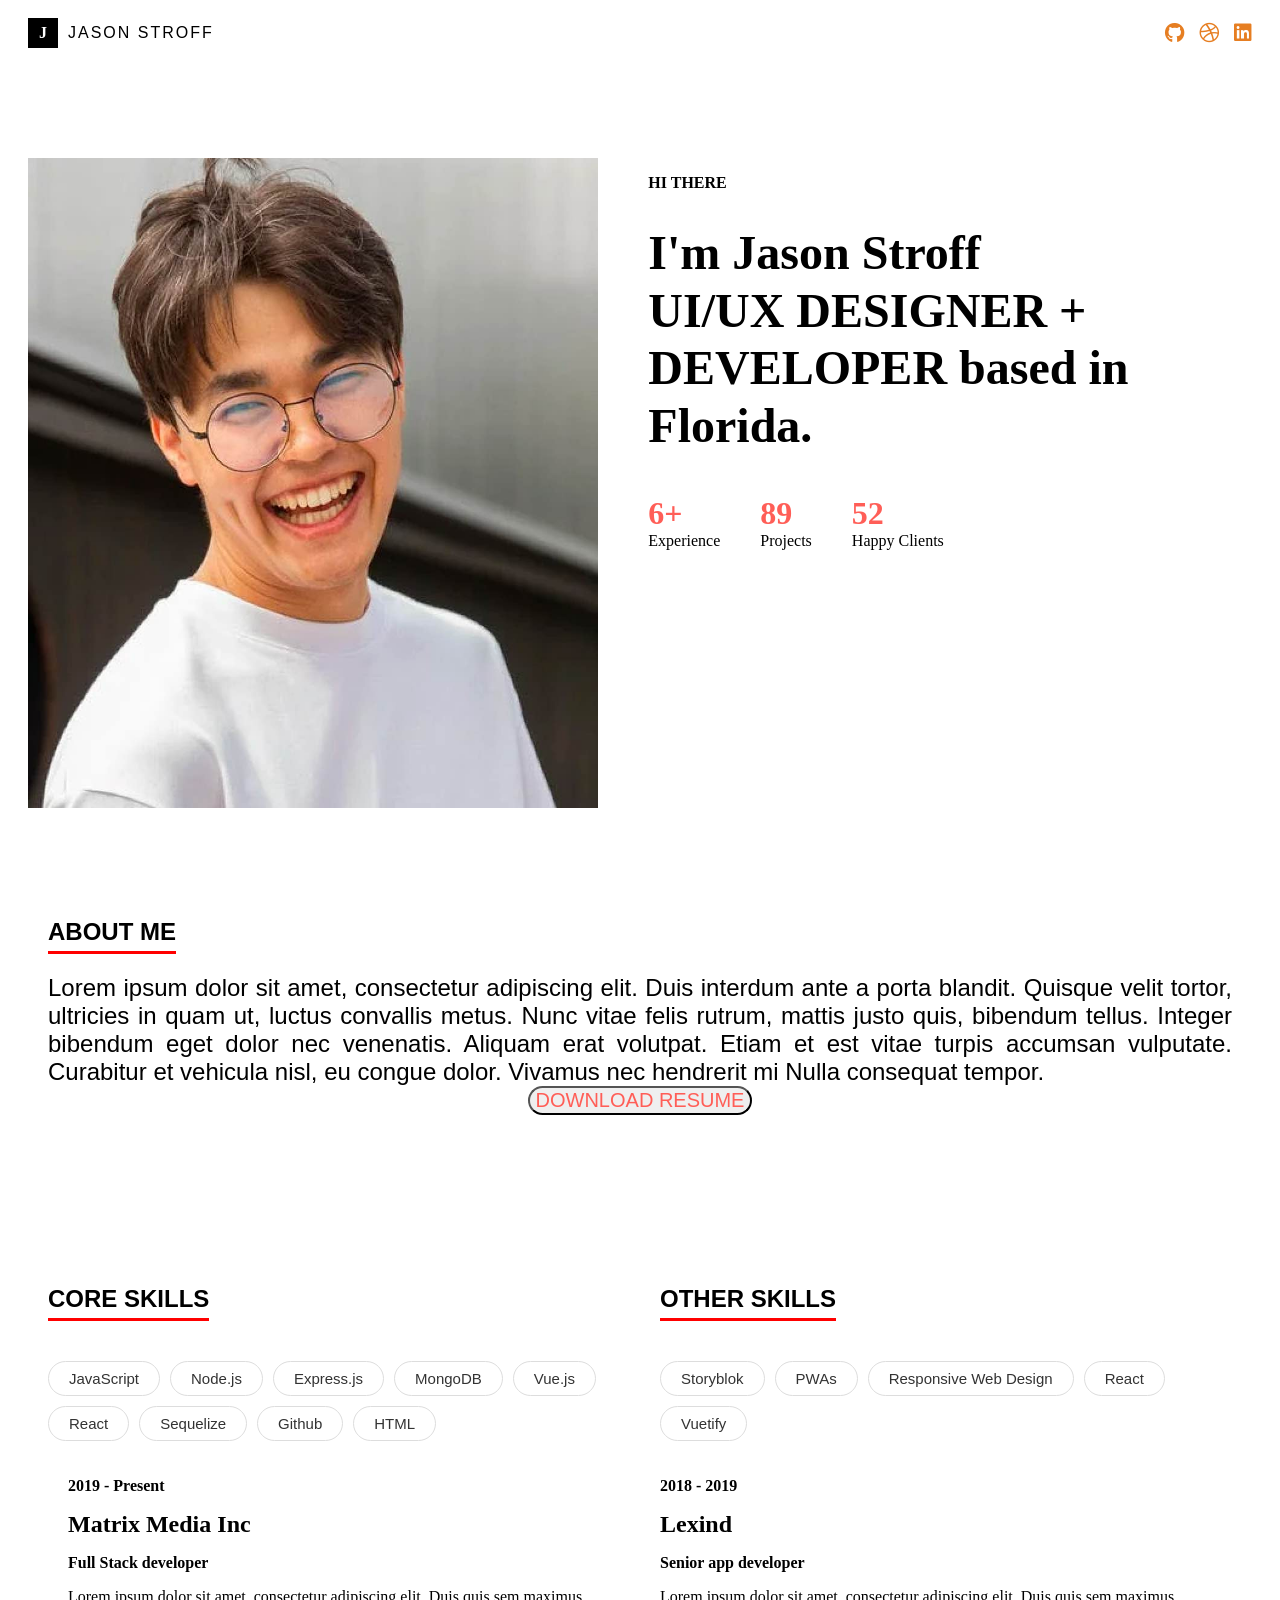
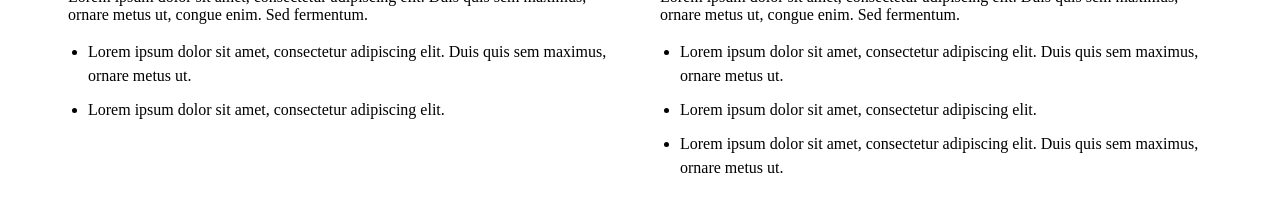
<file: BT3/index.html>
<!DOCTYPE html>
<html lang="en">
<head>
    <meta charset="UTF-8">
    <meta name="viewport" content="width=device-width, initial-scale=1.0">
    <title>Document</title>
    <link rel="stylesheet" href="style.css" />
    <link rel="stylesheet" href="https://cdnjs.cloudflare.com/ajax/libs/font-awesome/6.0.0/css/all.min.css">
    
</head>
<body>
    <header class="main-header">
        <div class="logo">
            <div class="logo-box">J</div>
            <span class="brand-name">JASON STROFF</span>
        </div>

        <div class="social-icons">
            <a href="#" class="icon"><i class="fab fa-github"></i></a>
            <a href="#" class="icon"><i class="fab fa-dribbble"></i></a>
            <a href="#" class="icon"><i class="fab fa-linkedin"></i></a>
        </div>
    </header>
    <div class="main">
        <div class="img-container">
            <img src="profile-image.jpg" alt="Profile">
        </div>

        <div class="txt-cont">
            <p class="txt-sub">HI THERE</p>
            <h1>I'm Jason Stroff <br> UI/UX DESIGNER + <br> DEVELOPER based in Florida.</h1>

            <div class="stats">
                <div class="stat-item">
                    <span class="number">6+</span>
                    <span class="label">Experience</span>
                </div>
                <div class="stat-item">
                    <span class="number">89</span>
                    <span class="label">Projects</span>
                </div>
                <div class="stat-item">
                    <span class="number">52</span>
                    <span class="label">Happy Clients</span>
                </div>
            </div>
        </div>
    </div>

    <div class="list-about">
        <div class="container">
            <section>
                <h2 class="about-title">ABOUT ME</h2>
                <div class="vb">
                    Lorem ipsum dolor sit amet, consectetur adipiscing elit. Duis interdum ante a porta blandit. Quisque velit tortor, ultricies in quam ut, luctus convallis metus. Nunc vitae felis rutrum, mattis justo quis, bibendum tellus. Integer bibendum eget dolor nec venenatis. Aliquam erat volutpat. Etiam et est vitae turpis accumsan vulputate. Curabitur et vehicula nisl, eu congue dolor. Vivamus nec hendrerit mi Nulla consequat tempor.
                </div>

                <button type="button" class="btn1">DOWNLOAD RESUME</button>
            </section>
        </div>
    </div>

    <div class="skills-section">
        <div class="container">
            <div class="skills-flex-layout">
                
                <div class="skill-column">
                    <h2 class="about-title">CORE SKILLS</h2>
                    <div class="skills-grid">
                        <span class="skill-tag">JavaScript</span>
                        <span class="skill-tag">Node.js</span>
                        <span class="skill-tag">Express.js</span>
                        <span class="skill-tag">MongoDB</span>
                        <span class="skill-tag">Vue.js</span>
                        <span class="skill-tag">React</span>
                        <span class="skill-tag">Sequelize</span>
                        <span class="skill-tag">Github</span>
                        <span class="skill-tag">HTML</span>
                    </div>
                </div>

                <div class="skill-column">
                    <h2 class="about-title">OTHER SKILLS</h2>
                    <div class="skills-grid">
                        <span class="skill-tag">Storyblok</span>
                        <span class="skill-tag">PWAs</span>
                        <span class="skill-tag">Responsive Web Design</span>
                        <span class="skill-tag">React</span>
                        <span class="skill-tag">Vuetify</span>
                    </div>
                </div>
            </div>
        </div>
    </div>

    <div class="container">
        <div class="row">
            <div class="column">
                <p><b>2019 - Present</b></p>
                <h3>Matrix Media Inc</h3>
                <p><b>Full Stack developer</b></p>
                <p>Lorem ipsum dolor sit amet, consectetur adipiscing elit. Duis quis sem maximus, ornare metus ut, congue enim. Sed fermentum.</p>
                <ul>
                    <li>Lorem ipsum dolor sit amet, consectetur adipiscing elit. Duis quis sem maximus, ornare metus ut.</li>
                    <li>Lorem ipsum dolor sit amet, consectetur adipiscing elit.</li>
                </ul>
            </div>

            <div class="column">
                <p><b>2018 - 2019</b></p>
                <h3>Lexind</h3>
                <p><b>Senior app developer</b></p>
                <p>Lorem ipsum dolor sit amet, consectetur adipiscing elit. Duis quis sem maximus, ornare metus ut, congue enim. Sed fermentum.</p>
                <ul>
                    <li>Lorem ipsum dolor sit amet, consectetur adipiscing elit. Duis quis sem maximus, ornare metus ut.</li>
                    <li>Lorem ipsum dolor sit amet, consectetur adipiscing elit.</li>
                    <li>Lorem ipsum dolor sit amet, consectetur adipiscing elit. Duis quis sem maximus, ornare metus ut.</li>
                </ul>
            </div>
        </div>
    </div>
</body>
</html>
</file>
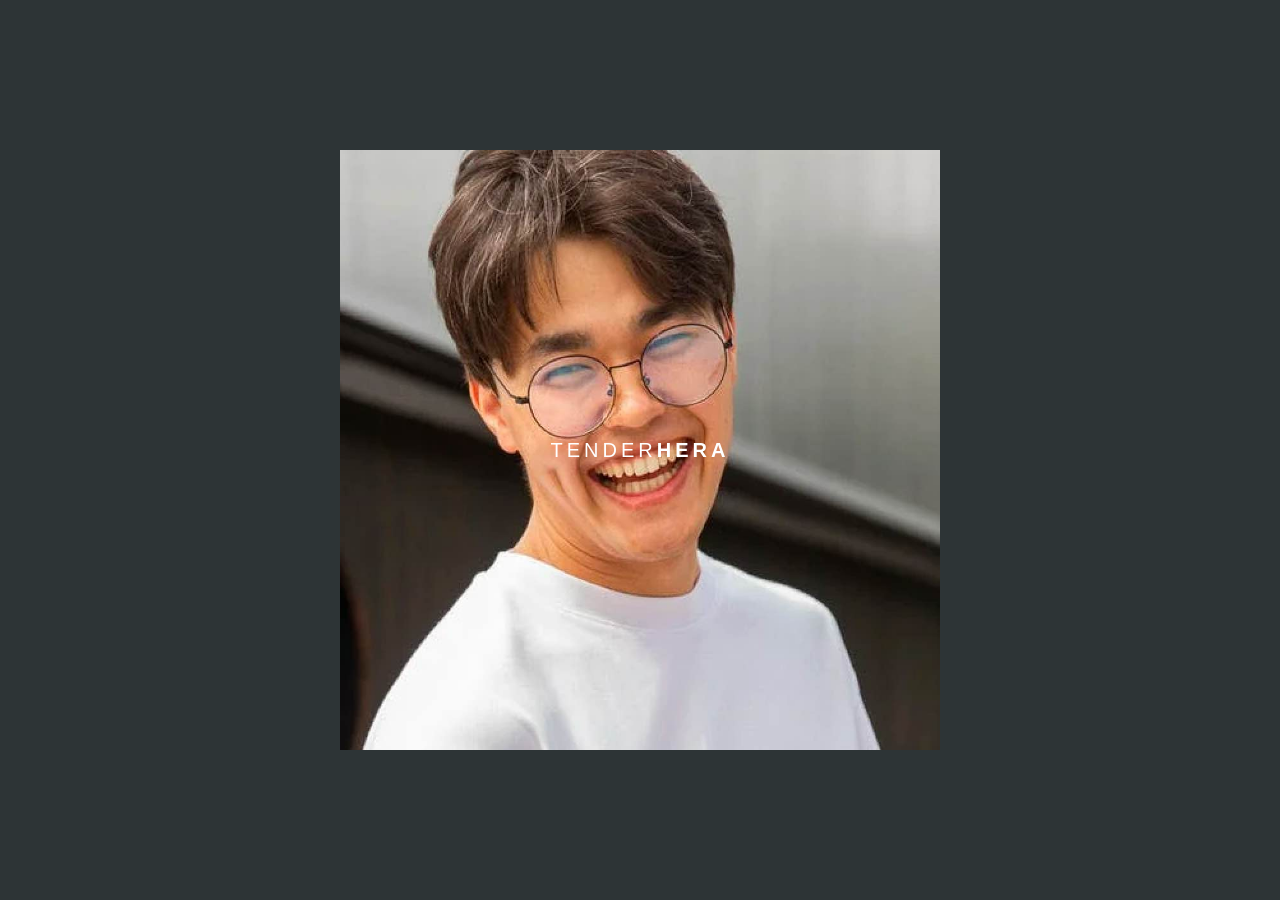
<file: BT4.1/index.html>
<!DOCTYPE html>
<html lang="en">
<head>
    <meta charset="UTF-8">
    <meta name="viewport" content="width=device-width, initial-scale=1.0">
    <title>Document</title>
    <link rel="stylesheet" href="https://cdnjs.cloudflare.com/ajax/libs/font-awesome/6.4.0/css/all.min.css">

    <style>
        body {
            margin: 0;
            display: flex;
            justify-content: center;
            align-items: center;
            height: 100vh;
            background-color: #2d3436;
        }
        
        .body-container {
            position: relative;
            width: 600px;
            height: 600px;
            overflow: hidden;
            cursor: pointer;
            font-family: sans-serif;
        }

        img {
            width: 100%;
            height: 100%;
            object-fit: cover;
            display: block;
        }

        .overlay {
            position: absolute;
            top: 0;
            left: 0;
            width: 100%;
            height: 100%;
            background-color: rgba(45, 52, 54, 0.7);
            opacity: 0;
            transition: opacity 0.4s ease;
        }

        .content-container {
            position: absolute;
            top: 0;
            left: 0;
            width: 100%;
            height: 100%;
            display: flex;
            align-items: center;
            justify-content: center;
            z-index: 2;
        }

        .diamond-border {
            position: relative;
            width: 250px;
            height: 250px;
            border: 2px solid white;
            transform: rotate(45deg) scale(0);
            opacity: 0;
            transition: all 0.5s cubic-bezier(0.4, 0, 0.2, 1);
            display: flex;
            align-items: center;
            justify-content: center;
        }

        .icon-grid {
            display: grid;
            grid-template-columns: 1fr 1fr;
            gap: 20px;
            transform: rotate(-45deg); 
        }

        .icon-grid i {
            color: white;
            font-size: 28px;
            transition: transform 0.4s cubic-bezier(0.4, 0, 0.2, 1), color 0.3s ease;
        }

        .icon-grid i:nth-child(1) { transform: translate(-200px, -200px); }
        .icon-grid i:nth-child(2) { transform: translate(200px, -200px); }
        .icon-grid i:nth-child(3) { transform: translate(-200px, 200px); }
        .icon-grid i:nth-child(4) { transform: translate(200px, 200px); }

        .body-container:hover .icon-grid i {
            transform: translate(0, 0);
        }

        .icon-grid i:hover {
            color: #ecf0f1;
            transform: scale(1.2) !important;
        }

        .txt_tenderhera {
            position: absolute;
            color: white;
            font-size: 20px;
            letter-spacing: 4px;
            font-weight: 300;
            opacity: 1;
            transform: translateY(0);
            transition: all 0.4s ease;
        }

        .body-container:hover .overlay {
            opacity: 1;
        }

        .body-container:hover .diamond-border {
            opacity: 1;
            transform: rotate(45deg) scale(1);
        }

        .body-container:hover .txt_tenderhera {
            opacity: 0;
        }

    </style>
</head>
<body>

    <div class="body-container">
        <img src="profile-image.jpg" alt="src">
        
        <div class="overlay"></div>
        
        <div class="content-container">
            <div class="diamond-border">
                <div class="icon-grid">
                    <i class="fa-regular fa-file-pdf"></i>
                    <i class="fa-regular fa-image"></i>
                    <i class="fa-solid fa-file-zipper"></i>
                    <i class="fa-solid fa-code"></i>
                </div>
            </div>

            <div class="txt_tenderhera">
                TENDER<strong>HERA</strong>
            </div>
        </div>
    </div>

</body>
</html>
</file>
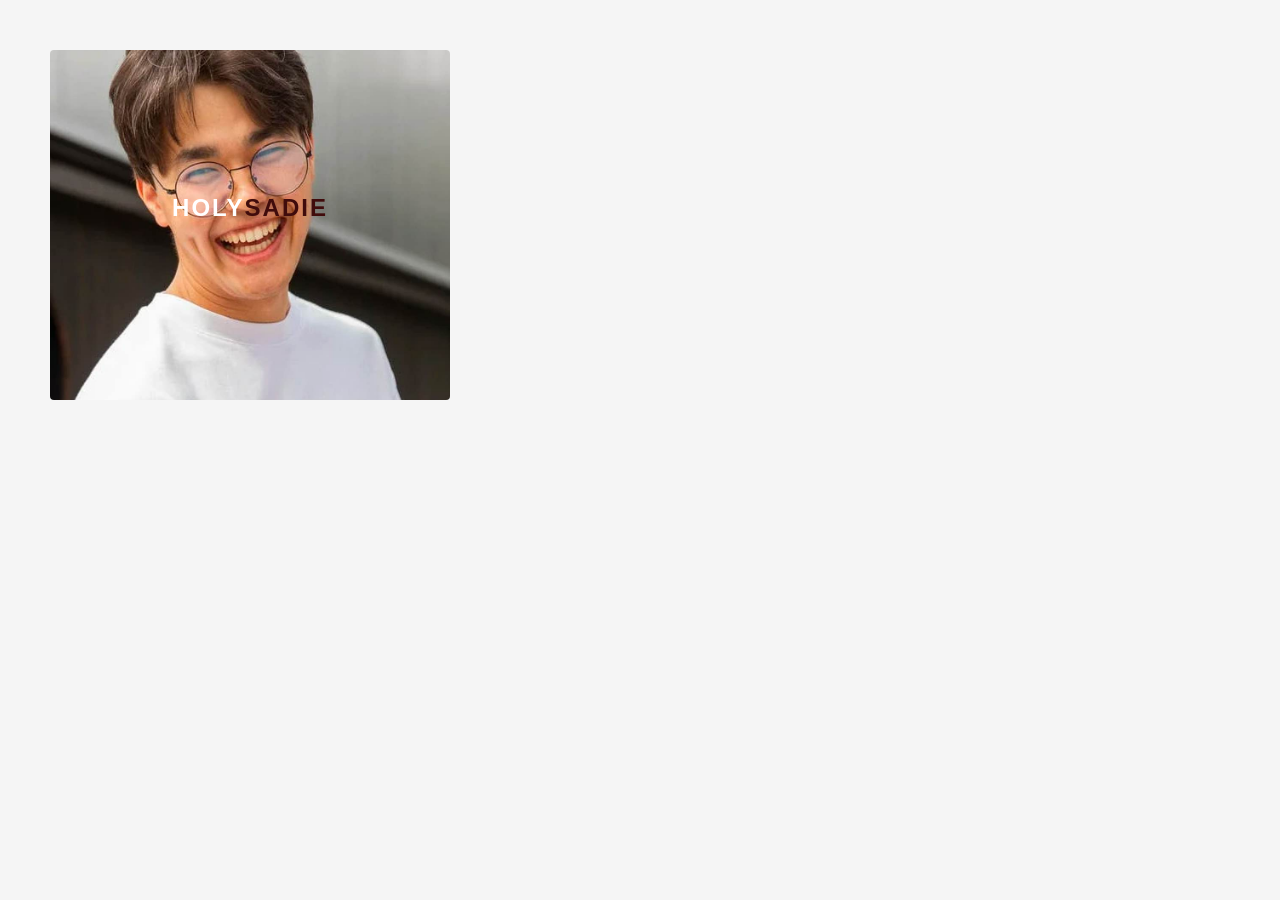
<file: BT4/index.html>
<!DOCTYPE html>
<html lang="en">
<head>
    <meta charset="UTF-8">
    <meta name="viewport" content="width=device-width, initial-scale=1.0">
    <title>Document</title>
    <style>
        body {
            margin: 0;
            padding: 0;
            background-color: #f5f5f5;
        }

        .body-container {
            position: relative;
            width: 400px;
            height: 350px;
            top: 50px;
            left: 50px;
            overflow: hidden;
            border-radius: 4px;
            cursor: pointer;
            font-family: sans-serif;
        }

        img {
            width: 100%;
            height: 100%;
            object-fit: cover;
            display: block;
        }

        .overlay {
            position: absolute;
            top: 0;
            left: 0;
            width: 100%;
            height: 100%;
            background-color: rgba(89, 98, 117, 0.6); 
            opacity: 0;
            transition: opacity 0.4s ease;
        }

        .content-container {
            position: absolute;
            top: 0;
            left: 0;
            width: 100%;
            height: 100%;
            display: flex;
            flex-direction: column;
            align-items: center;
            justify-content: center;
            box-sizing: border-box;
            padding: 20px;
        }
        
        .txt_holysadie {
            font-size: 24px;
            font-weight: bold;
            color: white;
            letter-spacing: 2px;
            transform: translateY(15px);
            transition: transform 0.4s ease;
        }

        .txt_holysadie strong{
            color: rgb(64, 12, 12);
        }

        .sub-text {
            margin-top: 25px;
            font-size: 13px;
            color: rgba(255, 255, 255, 0.9);
            text-align: center;
            text-transform: uppercase;
            line-height: 1.5;
            letter-spacing: 1px;
            opacity: 0;
            transform: translateY(20px);
            transition: opacity 0.4s ease, transform 0.4s ease;
        }

        .body-container:hover .overlay {
            opacity: 1;
        }

        .body-container:hover .txt_holysadie {
            transform: translateY(0);
        }

        .body-container:hover .sub-text {
            opacity: 1;
            transform: translateY(0);
        }
    </style>
</head>
<body>

    <div class="body-container">
        <img src="profile-image.jpg" alt="profile image">
        <div class="overlay"></div>
        <div class="content-container">
            <div class="txt_holysadie">HOLY<strong>SADIE</strong></div>
   
            <div class="sub-text">
                SADIE NEVER TOOK HER EYES OFF ME.<br>
                SHE HAD A DARK SOUL.
            </div>
        </div>
    </div>
</body>
</html>
</file>
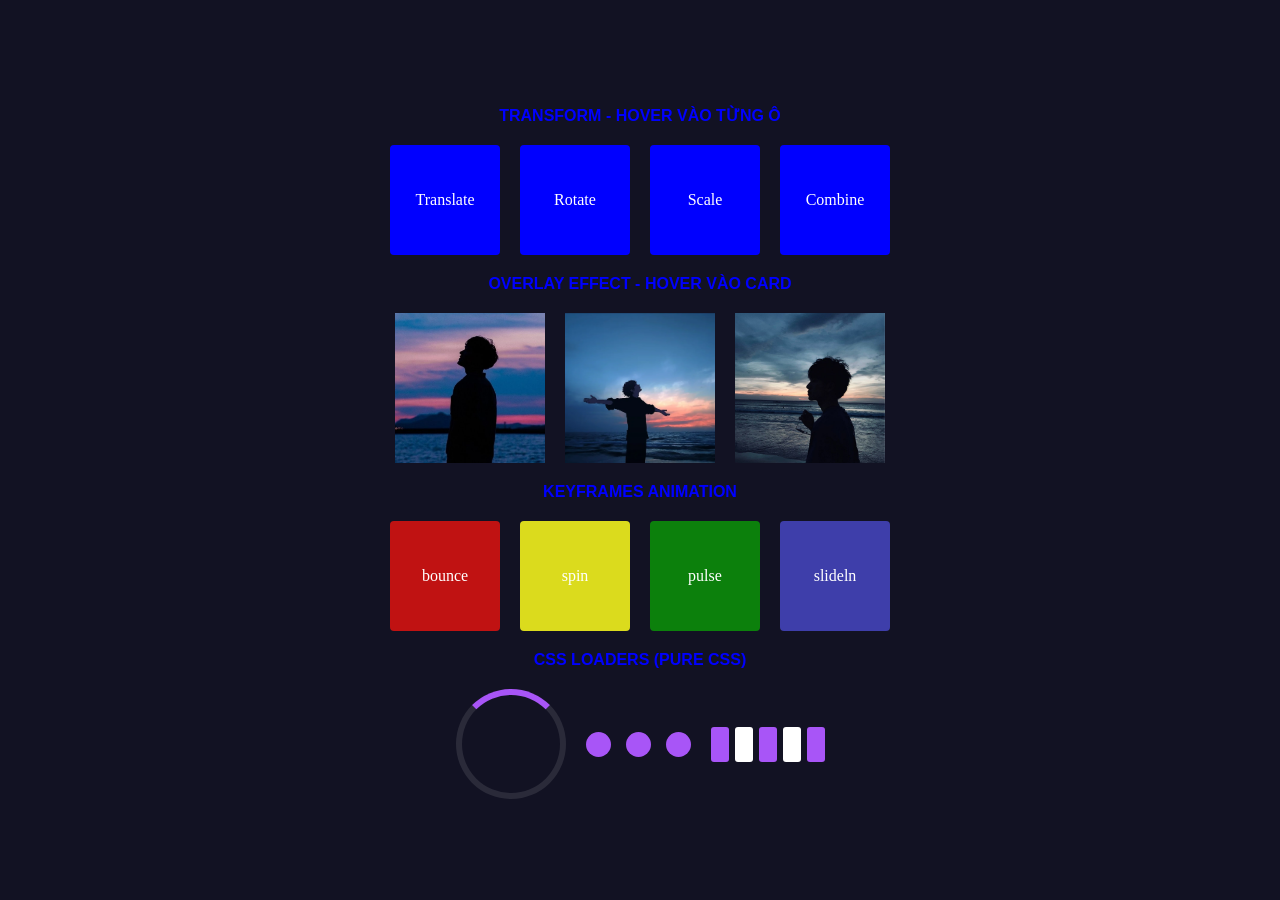
<file: BT5/index.html>
<!DOCTYPE html>
<html lang="en">
<head>
    <meta charset="UTF-8">
    <meta name="viewport" content="width=device-width, initial-scale=1.0">
    <title>Document</title>
    <style>
        body{
            margin: 0;
            display: flex;
            align-items: center;
            justify-content: center;
            background-color: rgb(18, 18, 35);
            min-height: 100vh;
            overflow: hidden;
        }
        .body-container{
            display: flex;
            align-items: center;
            justify-content: center;
            width: auto;
            height: auto;
            gap: 15px;
            flex-direction: column;
        }

        .container1{
            display: flex;
            align-items: center;
            justify-content: center;
            width: auto;
            height: auto;
            gap: 20px;
            font-size: 16px;
        }
        .box1{
            width: 110px;
            height: 110px;
            background-color: blue;
            border-radius: 4px;
            display: flex;
            justify-content: center;
            align-items: center;
            color: white;
            transform: translateX(0);
            transition: transform 0.2s ease;
        }

        .box1:hover{
            transform: translateX(20px);
        }

        .box2{
            width: 110px;
            height: 110px;
            background-color: blue;
            border-radius: 4px;
            display: flex;
            justify-content: center;
            align-items: center;
            color: white;
            transform: rotate(0);
            transition: transform 0.3s ease;
        }

        .box2:hover{
            transform: rotate(45deg);
        }
        .box3{
            width: 110px;
            height: 110px;
            background-color: blue;
            border-radius: 4px;            
            display: flex;
            justify-content: center;
            align-items: center;
            color: white;
            transform: scale(1);
            transition: transform 0.3s ease;
        }

        .box3:hover{
            transform: scale(1.2);
        }
        .box4{
            width: 110px;
            height: 110px;
            background-color: blue;
            border-radius: 4px;            
            display: flex;
            justify-content: center;
            align-items: center;
            color: white;
            transform: rotate(0), translateY(0), scale(1);
            transition: transform 0.3s ease;
        }

        .box4:hover{
            transform: translateY(15px) scale(1.2) rotate(45deg);
        }

        .txt1{
            text-align: center;
            color: blue;
            font-family: sans-serif;
            font-weight: bold;
            font-size: 16px;
            text-transform: uppercase;
            margin: 5px 0;
        }

        .container2{
            display: flex;
            align-items: center;
            justify-content: center;
            width: auto;
            height: auto;
            gap: 20px;
            position: relative;
        }

        .img-card {
            position: relative;
            width: 150px;
            height: 150px;
            overflow: hidden;
        }

        .img-card img {
            width: 100%;
            height: 100%;
            object-fit: cover;
            display: block;
        }
        .img-card:hover .overlay {
            opacity: 1;
        }

        .overlay {
            position: absolute;
            top: 0;
            left: 0;
            width: 100%;
            height: 100%;
            background-color: rgba(45, 52, 54, 0.7);
            opacity: 0;
            transition: opacity 0.4s ease;
        }

        .box5{
            width: 110px;
            height: 110px;
            background-color: rgb(192, 18, 18);
            border-radius: 4px;
            display: flex;
            justify-content: center;
            align-items: center;
            color: white;
            animation: animation-box5 0.4s ease-in-out infinite normal;
        }

        @keyframes animation-box5{
            0%   { transform: translateY(0); }
            50%  { transform: translateY(25px); }
            100% { transform: translateY(0); }
        }

        .box6{
            width: 110px;
            height: 110px;
            background-color: rgb(219, 219, 29);
            border-radius: 4px;
            display: flex;
            justify-content: center;
            align-items: center;
            color: white;
            animation: animation-box6 1s ease-in-out infinite normal;
        }

        @keyframes animation-box6{
            0%   { transform: rotate(0); }
            50%  { transform: rotate(180deg); }
            100% { transform: rotate(360deg); }
        }

        .box7{
            width: 110px;
            height: 110px;
            background-color: rgb(12, 128, 12);
            border-radius: 4px;
            display: flex;
            justify-content: center;
            align-items: center;
            color: white;
            animation: animation-box7 0.5s ease-in-out infinite normal;
        }

        @keyframes animation-box7{
            0%   { transform: scale(1); }
            50%  { transform: scale(1.15); }
            100% { transform: scale(1); }
        }

        .box8{
            width: 110px;
            height: 110px;
            background-color: rgb(62, 62, 170);
            border-radius: 4px;
            display: flex;
            justify-content: center;
            align-items: center;
            color: white;
            animation: animation-box8 0.5s ease-in-out infinite normal;
        }

        @keyframes animation-box8{
            0%   { transform: translateY(0) rotate(0) scale(1); }
            50%  { transform: translateY(15px) rotate(180deg) scale(1.15); }
            100% { transform: translateY(0) rotate(360deg) scale(1); }
        }

        .spinner {
            width: 110px;
            height: 110px;
            border-radius: 50%;
            border: 6px solid rgba(255, 255, 255, 0.1);
            border-top: 6px solid #a855f7; 
            animation: spin 1s linear infinite;
            box-sizing: border-box;
        }

        @keyframes spin {
            0% { transform: rotate(0deg); }
            100% { transform: rotate(360deg); }
        }

        .loading{
            display: flex;
            align-items: center;
            justify-content: center;
            gap: 15px;
            height: 110px;
        }

        .loading span{
            width: 25px;
            height: 25px;
            border-radius: 50%;
            background-color: #a855f7;
            animation: bounce 0.6s infinite alternate ease-in-out;
        }

        .loading span:nth-child(2) {
            animation-delay: 0.2s;
        }

        .loading span:nth-child(3) {
            animation-delay: 0.4s;
        }

        @keyframes bounce {
            0% { transform: translateY(0); }
            50%{ transform: translateY(-25px);}
            100%{ transform: translateY(0); }
        }

        .wave{
            display: flex;
            align-items: center;
            justify-content: center;
            gap: 6px;
            height: 110px;
        }

        .wave span{
            width: 18px;
            height: 35px;
            border-radius: 3px;
            background-color: #a855f7;
            animation: wave-animation 1s infinite alternate ease-in-out;
        }

        @keyframes wave-animation{
            0%{ transform: scaleY(1); }
            50%{ transform: scaleY(2.2); }
            100%{ transform: scaleY(1); }
        }

        .wave span:nth-child(1){ animation-delay: 0.1s; }
        .wave span:nth-child(2){ animation-delay: 0.2s; background-color: white; }
        .wave span:nth-child(3){ animation-delay: 0.3s; }
        .wave span:nth-child(4){ animation-delay: 0.4s; background-color: white; }
        .wave span:nth-child(5){ animation-delay: 0.5s; }
    </style>
</head>
<body>

    <div class="body-container">
        <div class="txt1">Transform - Hover vào từng ô</div>
        <div class="container1">
            <div class="box1">Translate</div>
            <div class="box2">Rotate</div>
            <div class="box3">Scale</div>
            <div class="box4">Combine</div>
        </div>

        <div class="txt1">Overlay effect - hover vào card</div>
        <div class="container2">
            <div class="img-card">
                <div class="overlay"></div>
                <img src="avatar-dep-2.jpg" alt="img1">
            </div>
            <div class="img-card">
                <div class="overlay"></div>
                <img src="lay-anh-dai-dien-facebook-dep-24.webp" alt="img1">
            </div>
            <div class="img-card">
                <div class="overlay"></div>
                <img src="lay_anh_dai_dien_facebook_dep_58_5b495a1d8a.jpg" alt="img1">
            </div>
        </div>

        <div class="txt1">Keyframes animation</div>
        <div class="container1">
            <div class="box5">bounce</div>
            <div class="box6">spin</div>
            <div class="box7">pulse</div>
            <div class="box8">slideln</div>
        </div>

        <div class="txt1">Css loaders (pure css)</div>
        <div class="container1">
            <div class="spinner"></div>
            <div class="loading">
                <span></span>
                <span></span>
                <span></span>
            </div>
            <div class="wave">
                <span></span>
                <span></span>
                <span></span>
                <span></span>
                <span></span>
            </div>
        </div>
    </div>

</body>
</html>
</file>
<file: BT3/style.css>
.main-header {
  display: flex;
  justify-content: space-between;
  align-items: center;
  padding: 10px 20px;
  background-color: #fff;
}

.logo {
  display: flex;
  align-items: center;
  gap: 10px;
}

.logo-box {
  background-color: #000;
  color: #fff;
  width: 30px;
  height: 30px;
  display: flex;
  justify-content: center;
  align-items: center;
  font-weight: bold;
}

.brand-name {
  font-family: sans-serif;
  letter-spacing: 2px;
  font-weight: 500;
}

.social-icons {
  display: flex;
  gap: 15px;
}

.social-icons .icon {
  color: #e67e22;
  font-size: 20px;
  text-decoration: none;
}

.main{
    display: flex;
    align-items: flex-start;
    gap: 50px;
    margin-top: 100px;
    padding-left: 20px;
}
.img-container {
    width: 600px;
    height: 650px;
    margin: 0;
    overflow: hidden;
}

.img-container img {
    width: 100%;
    height: 100%;
    object-fit: cover;
}

.txt-cont{
    max-width: 650px;
}

.txt-sub{
    font-size: 16px;
    font-weight: bold;
    margin-bottom: 20px;
}

h1{
    font-size: 48px;
    line-height: 1.2;
    margin-bottom: 40px;
}
.stats{
    display: flex;
    gap: 40px;
}

.number{
    display: block;
    font-size: 32px;
    font-weight: bold;
    color: #ff5e57;
}
.label{
    font-size: 16px;
}
.list-about{
    padding-top: 60px;
    padding-bottom: 120px;
}

.container{
    display: flex;
    justify-content: center;
    padding: 0 40px;
}

.about-title{
    font-family: Arial;
    font-weight: bold;
    display: inline-block;
    border-bottom: 3px solid red;
    padding-bottom: 5px;
    margin-bottom: 20px;
}

.vb{
    font-family: sans-serif;
    font-size:  24px;
    text-align: justify;
}

.btn1{
    font-size: 20px;
    color:#ff5e57;
    border-radius: 25px;
    display: inline-block; 
    display: block; 
    margin: 0 auto; 
}

.btn1:hover{
    background-color: #ff5e57;
}
.skills-flex-layout {
    display: flex;
    justify-content: space-between; 
    gap: 40px;
    align-items: flex-start;
}

.skill-column {
    flex: 1;
}

.skills-grid {
    display: flex;
    flex-wrap: wrap;
    gap: 10px;
    margin-top: 20px;
}

.skill-tag {
    background-color: #fff;
    color: #333;
    padding: 8px 20px;
    border-radius: 50px;
    font-family: sans-serif;
    font-size: 15px;
    border: 1px solid #ddd;
    display: inline-block;
}

@media (max-width: 768px) {
    .skills-flex-layout {
        flex-direction: column;
    }
}

.row {
    display: flex;
    justify-content: space-between;
    margin-top: 20px;
}

.column {
    flex: 1; 
    padding: 0 20px;
}

h3 {
    font-size: 24px;
    margin: 5px 0;
}

ul {
    padding-left: 20px;
}

li {
    margin-bottom: 10px;
    line-height: 1.5;
}

.about-title {
    text-align: left;
    margin-top: 50px;
}

.experience{
    margin: 50px;
    padding: 40px;
}
</file>
